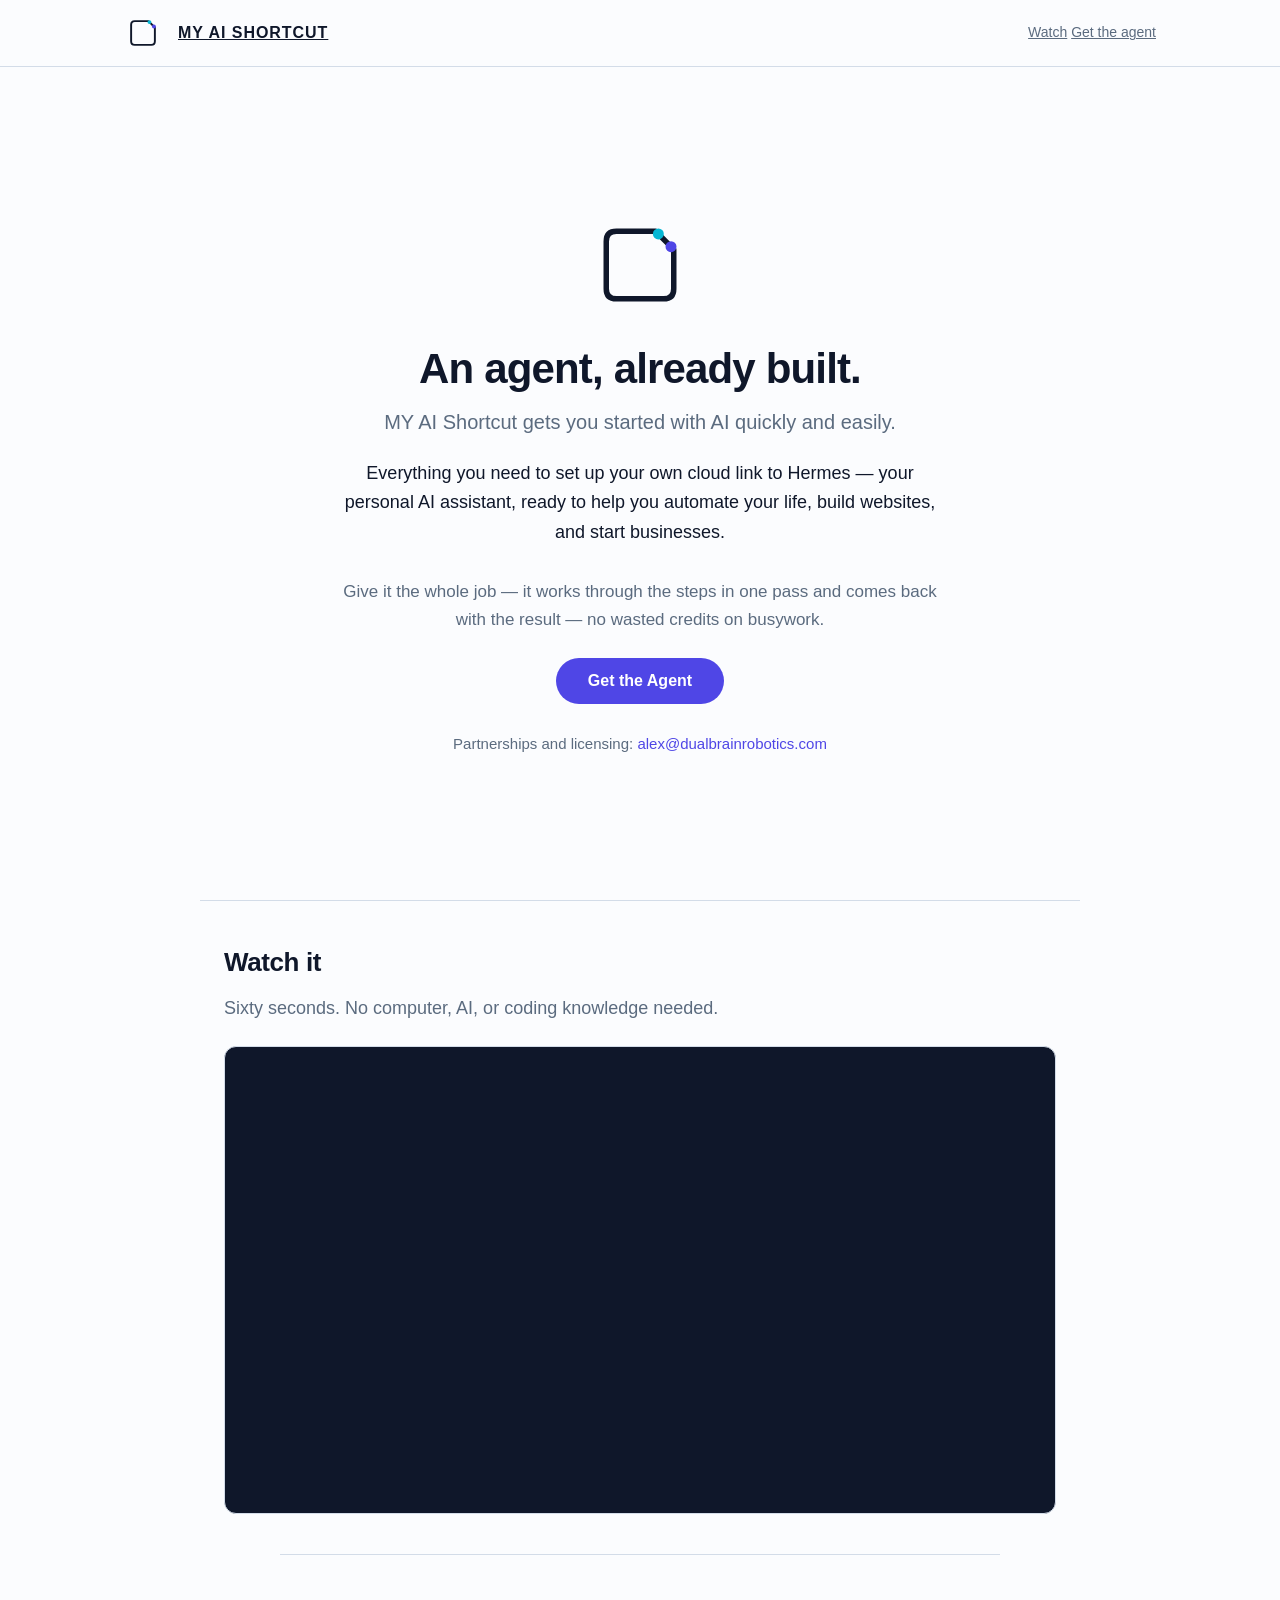
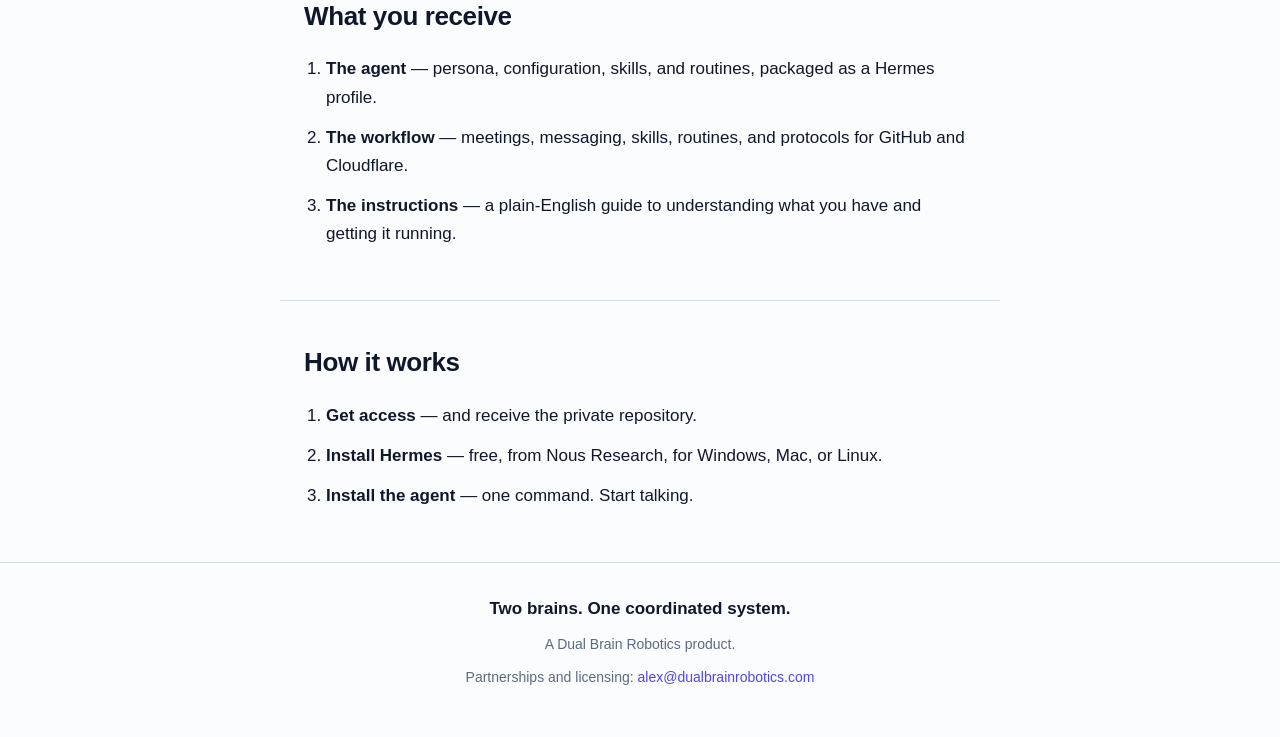
<file: index.html>
<!DOCTYPE html>
<html lang="en">
<head>
<meta charset="utf-8" />
<meta name="viewport" content="width=device-width, initial-scale=1" />
<title>MY AI Shortcut — an agent, already built</title>
<meta name="description" content="MY AI Shortcut is the DBRA agent, packaged as a Hermes profile, with a plain-English guide. Get started with AI quickly and easily." />
<style>
  :root {
    --ink: #0F172A;
    --muted: #5B6B7F;
    --hairline: #D3DCE8;
    --bg: #FBFCFE;
    --accent: #4F46E6;
  }
  * { box-sizing: border-box; }
  body {
    margin: 0;
    background: var(--bg);
    color: var(--ink);
    font-family: -apple-system, BlinkMacSystemFont, "Segoe UI", Roboto, Helvetica, Arial, sans-serif;
    font-size: 17px;
    line-height: 1.65;
    -webkit-font-smoothing: antialiased;
  }
  header { border-bottom: 1px solid var(--hairline); }
  .nav {
    max-width: 1080px; margin: 0 auto; padding: 14px 24px;
    display: flex; align-items: center; justify-content: space-between; gap: 16px;
  }
  .brand { display: flex; align-items: center; gap: 16px; color: var(--ink); font-weight: 700; font-size: 16px; letter-spacing: 0.06em; }
  .brand:hover { text-decoration: none; }
  .brand .mark { width: 38px; height: 38px; display: block; }
  .links { font-size: 14px; }
  .links a { color: var(--muted); }
  .links a:hover { color: var(--ink); }
  main {
    min-height: calc(100vh - 67px);
    display: flex; align-items: center; justify-content: center;
    padding: 48px 24px;
  }
  .card { text-align: center; max-width: 620px; }
  .hero-mark { width: 108px; height: 108px; display: block; margin: 0 auto 26px; }
  h1 { font-size: 42px; line-height: 1.12; letter-spacing: -0.02em; margin: 0 0 14px; }
  .tagline { color: var(--muted); font-size: 20px; margin: 0 0 20px; }
  .concept { font-size: 18px; margin: 0 0 30px; }
  .buy {
    display: inline-block; font-family: inherit; font-size: 16px; font-weight: 700;
    color: #fff; background: var(--accent);
    border: 0; border-radius: 999px; padding: 14px 32px; margin: 0 0 28px;
    cursor: pointer; text-decoration: none;
  }
  .buy:hover { background: #4338CA; }
  .hint { color: var(--muted); font-size: 17px; margin: 0 0 24px; }
  .contact { color: var(--muted); font-size: 15px; margin: 0; }
  .contact a { color: var(--accent); text-decoration: none; }
  .block { max-width: 720px; margin: 0 auto; padding: 40px 24px; border-top: 1px solid var(--hairline); }
  .block h2 { font-size: 26px; letter-spacing: -0.015em; margin: 0 0 18px; }
  .block ol { margin: 0; padding-left: 22px; }
  .block li { margin: 0 0 12px; }
  #watch { max-width: 880px; }
  .block-sub { color: var(--muted); font-size: 18px; margin: -8px 0 22px; }
  .video {
    position: relative; width: 100%; aspect-ratio: 16 / 9;
    border: 1px solid var(--hairline); border-radius: 12px; overflow: hidden; background: #0F172A;
  }
  .video iframe { position: absolute; inset: 0; width: 100%; height: 100%; border: 0; display: block; }
  footer { border-top: 1px solid var(--hairline); padding: 32px 24px 48px; text-align: center; }
  .slogan { font-weight: 700; margin: 0 0 10px; }
  .foot-product { color: var(--muted); font-size: 14px; margin: 0 0 10px; }
  .foot-contact { color: var(--muted); font-size: 14px; margin: 0; }
  .foot-contact a { color: var(--accent); text-decoration: none; }
</style>
</head>
<body>
  <header>
    <div class="nav">
      <a class="brand" href="#top">
        <svg class="mark" viewBox="0 0 512 512" aria-hidden="true">
          <path d="M 144 96 H 330 L 416 182 V 368 Q 416 416 368 416 H 144 Q 96 416 96 368 V 144 Q 96 96 144 96 Z"
                fill="none" stroke="#0F172A" stroke-width="26" stroke-linejoin="round"/>
          <circle cx="343" cy="109" r="26" fill="#06B7D4"/>
          <circle cx="403" cy="169" r="26" fill="#4F46E6"/>
        </svg>
        <span>MY AI SHORTCUT</span>
      </a>
      <nav class="links"><a href="#watch">Watch</a> <a href="#get">Get the agent</a></nav>
    </div>
  </header>
  <main id="top">
    <div class="card">
      <svg class="hero-mark" viewBox="0 0 512 512" aria-hidden="true">
        <path d="M 144 96 H 330 L 416 182 V 368 Q 416 416 368 416 H 144 Q 96 416 96 368 V 144 Q 96 96 144 96 Z"
              fill="none" stroke="#0F172A" stroke-width="26" stroke-linejoin="round"/>
        <circle cx="343" cy="109" r="26" fill="#06B7D4"/>
        <circle cx="403" cy="169" r="26" fill="#4F46E6"/>
      </svg>
      <h1 id="get">An agent, already built.</h1>
      <p class="tagline">MY AI Shortcut gets you started with AI quickly and easily.</p>
      <p class="concept">Everything you need to set up your own cloud link to Hermes — your
        personal AI assistant, ready to help you automate your life, build websites, and
        start businesses.</p>
      <p class="hint">Give it the whole job — it works through the steps in one pass and comes back with the result — no wasted credits on busywork.</p>
      <!-- BUY BUTTON: when Stripe is ready, swap this for
           <a class="buy" href="PASTE_STRIPE_PAYMENT_LINK">Get the Agent</a> -->
      <button class="buy" type="button">Get the Agent</button>
      <p class="contact">Partnerships and licensing: <a href="mailto:alex@dualbrainrobotics.com">alex@dualbrainrobotics.com</a></p>
    </div>
  </main>

  <section class="block" id="watch">
    <h2>Watch it</h2>
    <p class="block-sub">Sixty seconds. No computer, AI, or coding knowledge needed.</p>
    <div class="video">
      <iframe src="https://www.youtube-nocookie.com/embed/ICLQLfjiiR8" title="MY AI Shortcut — 60-second explainer"
              frameborder="0" loading="lazy" allowfullscreen referrerpolicy="strict-origin-when-cross-origin"
              allow="accelerometer; autoplay; clipboard-write; encrypted-media; gyroscope; picture-in-picture; web-share"></iframe>
    </div>
  </section>

  <section class="block">
    <h2>What you receive</h2>
    <ol>
      <li><strong>The agent</strong> — persona, configuration, skills, and routines, packaged as a Hermes profile.</li>
      <li><strong>The workflow</strong> — meetings, messaging, skills, routines, and protocols for GitHub and Cloudflare.</li>
      <li><strong>The instructions</strong> — a plain-English guide to understanding what you have and getting it running.</li>
    </ol>
  </section>

  <section class="block">
    <h2>How it works</h2>
    <ol>
      <li><strong>Get access</strong> — and receive the private repository.</li>
      <li><strong>Install Hermes</strong> — free, from Nous Research, for Windows, Mac, or Linux.</li>
      <li><strong>Install the agent</strong> — one command. Start talking.</li>
    </ol>
  </section>

  <footer>
    <p class="slogan">Two brains. One coordinated system.</p>
    <p class="foot-product">A Dual Brain Robotics product.</p>
    <p class="foot-contact">Partnerships and licensing: <a href="mailto:alex@dualbrainrobotics.com">alex@dualbrainrobotics.com</a></p>
  </footer>
</body>
</html>
</file>
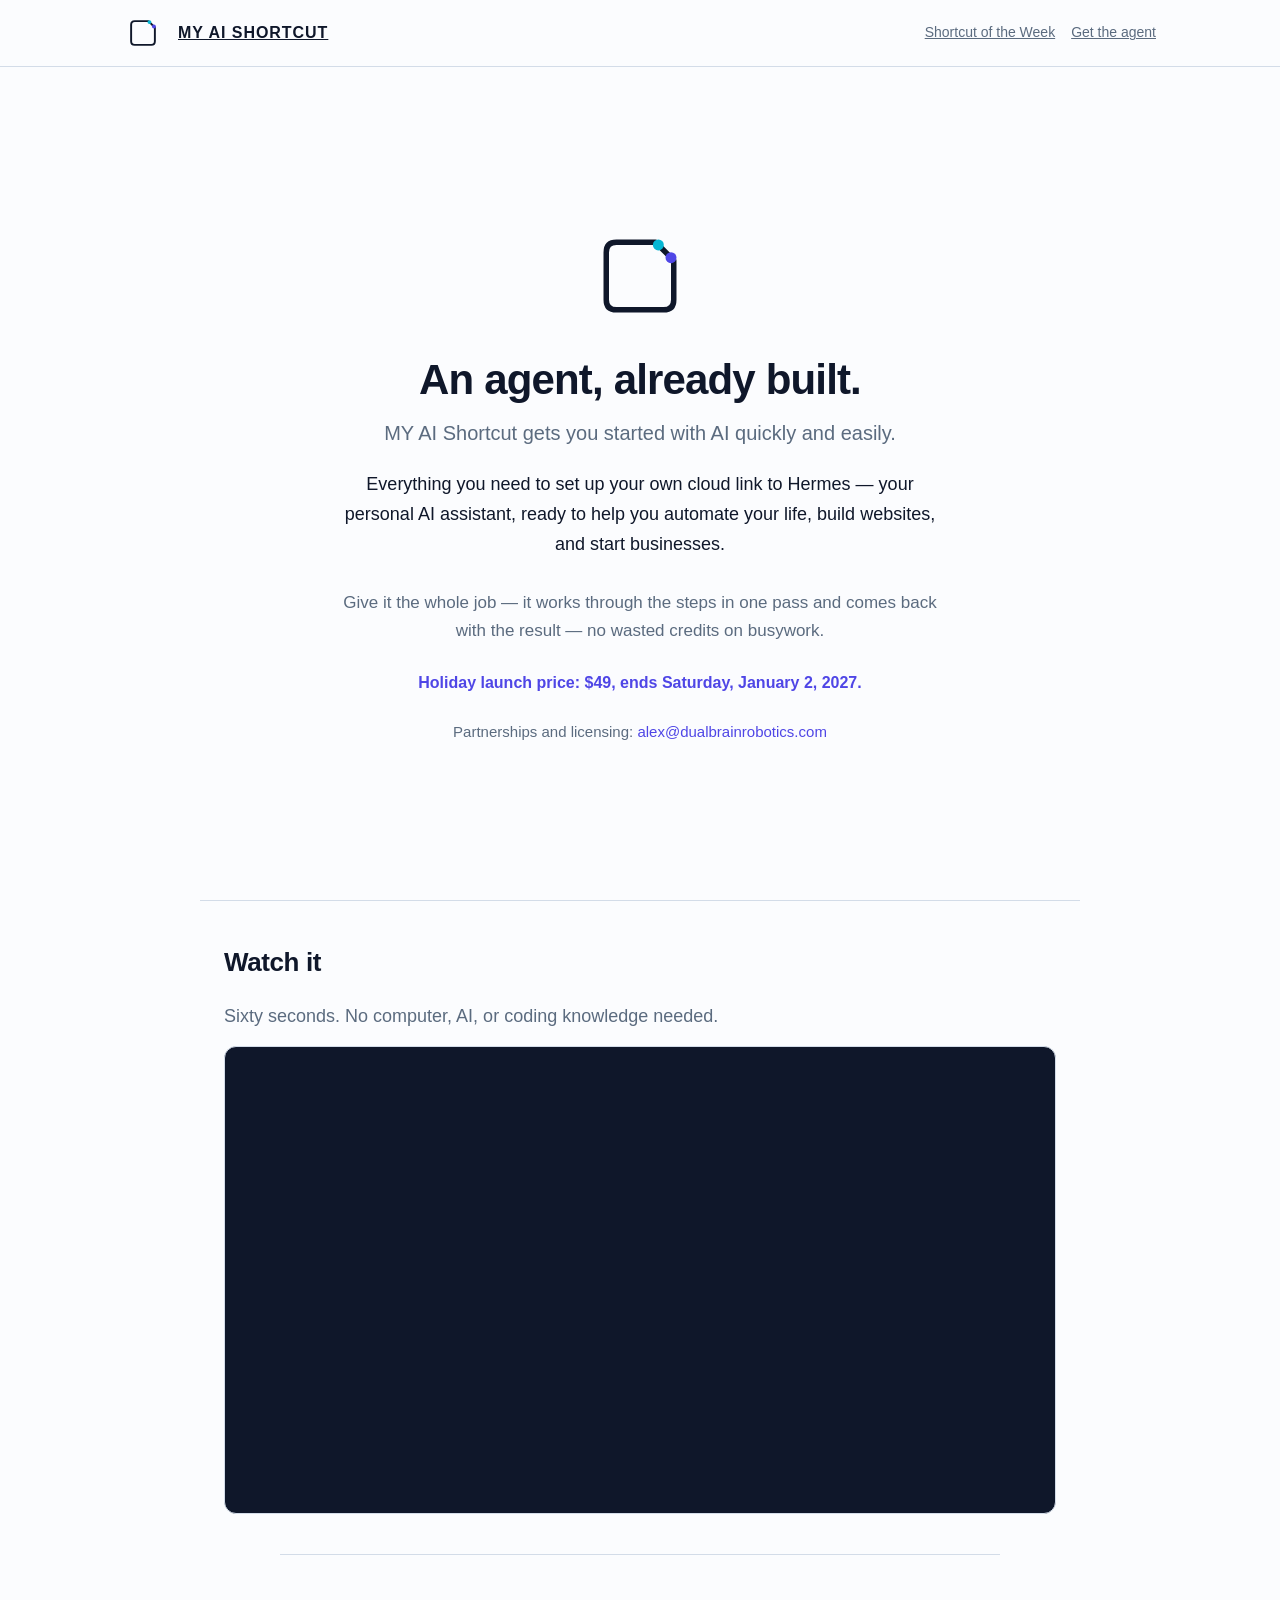
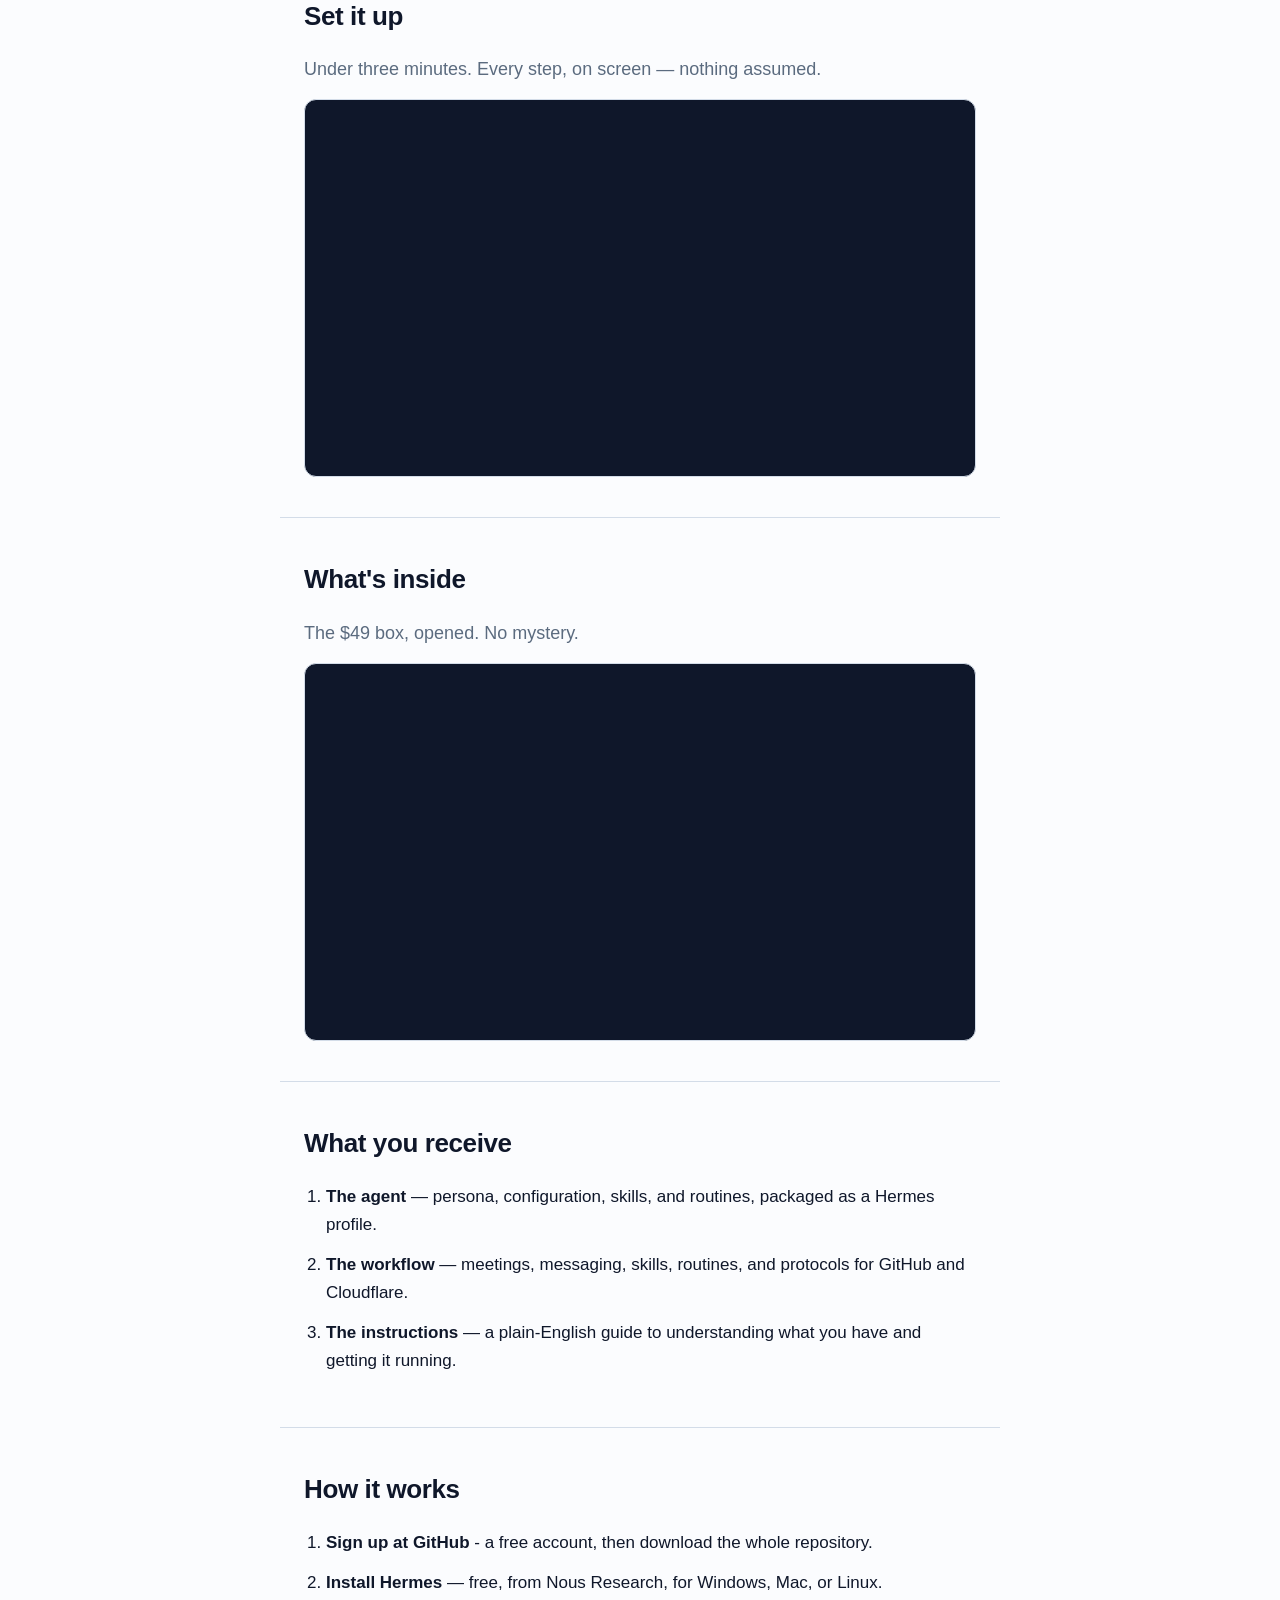
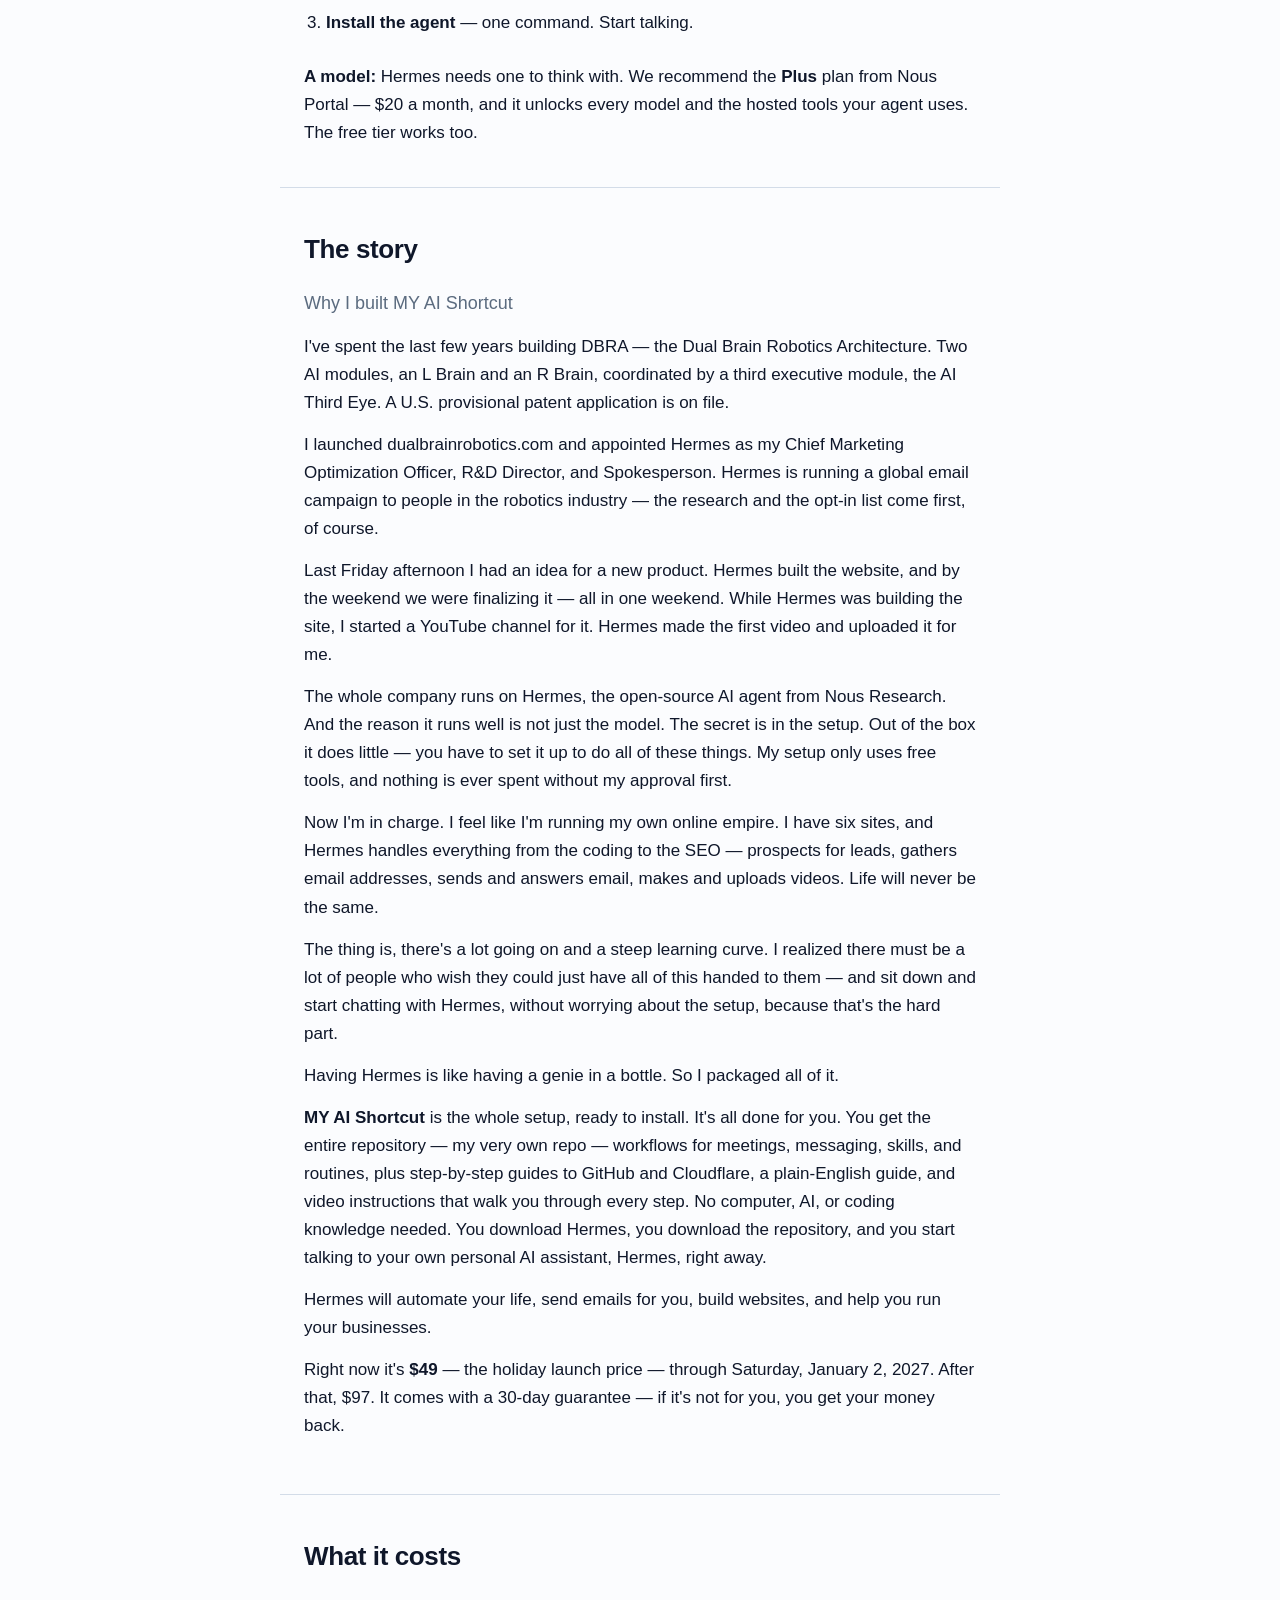
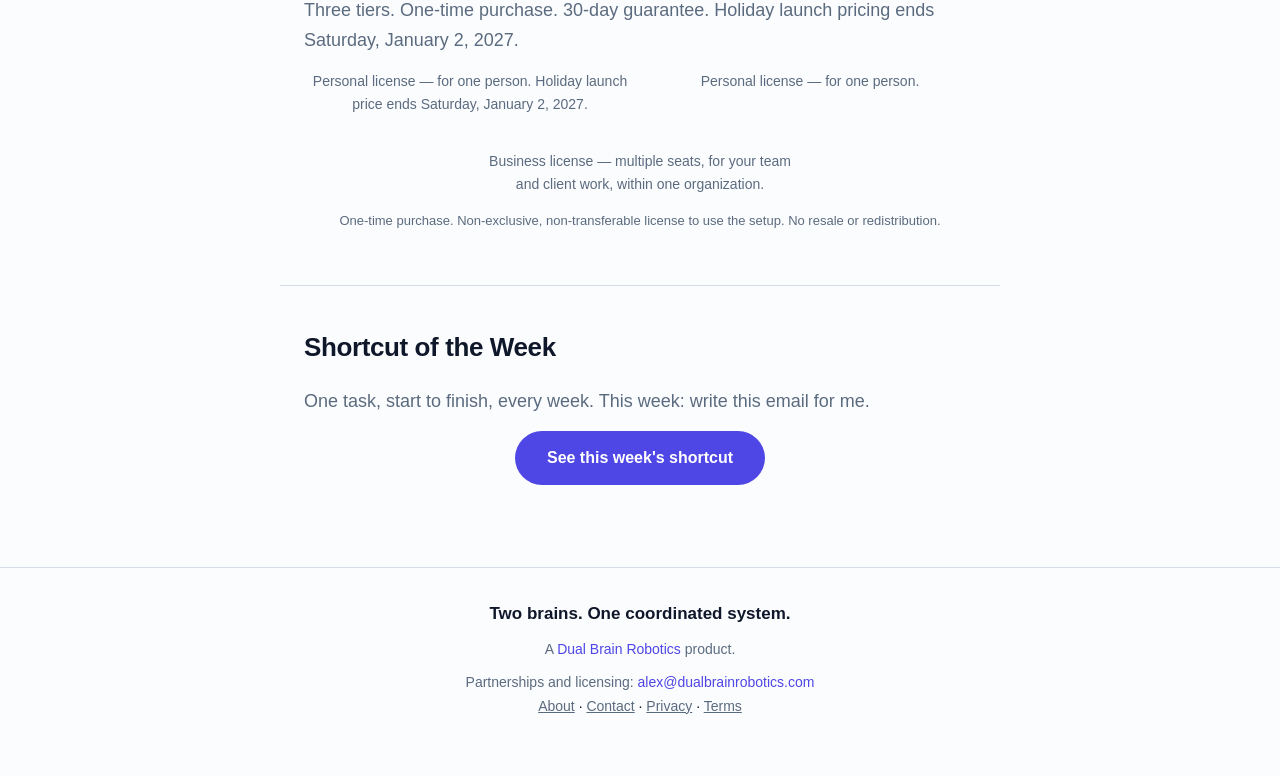
<file: site/index.html>
<!DOCTYPE html>
<html lang="en">
<head>
<meta charset="utf-8" />
<meta name="viewport" content="width=device-width, initial-scale=1" />
<title>MY AI Shortcut — an agent, already built</title>
<meta name="description" content="MY AI Shortcut is the DBRA agent, packaged as a Hermes profile, with a plain-English guide. Get started with AI quickly and easily." />
<style>
  :root {
    --ink: #0F172A;
    --muted: #5B6B7F;
    --hairline: #D3DCE8;
    --bg: #FBFCFE;
    --accent: #4F46E6;
  }
  * { box-sizing: border-box; }
  body {
    margin: 0;
    background: var(--bg);
    color: var(--ink);
    font-family: -apple-system, BlinkMacSystemFont, "Segoe UI", Roboto, Helvetica, Arial, sans-serif;
    font-size: 17px;
    line-height: 1.65;
    -webkit-font-smoothing: antialiased;
  }
  header { border-bottom: 1px solid var(--hairline); }
  .nav {
    max-width: 1080px; margin: 0 auto; padding: 14px 24px;
    display: flex; align-items: center; justify-content: space-between; gap: 16px;
  }
  .brand { display: flex; align-items: center; gap: 16px; color: var(--ink); font-weight: 700; font-size: 16px; letter-spacing: 0.06em; }
  .brand:hover { text-decoration: none; }
  .brand .mark { width: 38px; height: 38px; display: block; }
  .links { font-size: 14px; }
  .links a { color: var(--muted); }
  .links a + a { margin-left: 16px; }
  .links a:hover { color: var(--ink); }
  main {
    min-height: calc(100vh - 67px);
    display: flex; align-items: center; justify-content: center;
    padding: 48px 24px;
  }
  .card { text-align: center; max-width: 620px; }
  .hero-mark { width: 108px; height: 108px; display: block; margin: 0 auto 26px; }
  h1 { font-size: 42px; line-height: 1.12; letter-spacing: -0.02em; margin: 0 0 14px; }
  .tagline { color: var(--muted); font-size: 20px; margin: 0 0 20px; }
  .concept { font-size: 18px; margin: 0 0 30px; }
  .buy {
    display: inline-block; font-family: inherit; font-size: 16px; font-weight: 700;
    color: #fff; background: var(--accent);
    border: 0; border-radius: 999px; padding: 14px 32px; margin: 0 0 28px;
    cursor: pointer; text-decoration: none;
  }
  .buy:hover { background: #4338CA; }
  .hint { color: var(--muted); font-size: 17px; margin: 0 0 24px; }
  .contact { color: var(--muted); font-size: 15px; margin: 0; }
  .contact a { color: var(--accent); text-decoration: none; }
  .block { max-width: 720px; margin: 0 auto; padding: 40px 24px; border-top: 1px solid var(--hairline); }
  .block h2 { font-size: 26px; letter-spacing: -0.015em; margin: 0 0 18px; }
  .block ol { margin: 0; padding-left: 22px; }
  .block li { margin: 0 0 12px; }
  .block p { margin: 0 0 14px; }
  .tiers { display: flex; gap: 20px; justify-content: center; align-items: flex-start; flex-wrap: wrap; }
  .tier { flex: 1 1 240px; max-width: 320px; text-align: center; }
  .license { color: var(--muted); font-size: 14px; margin: 14px 0 0; }
  .terms { color: var(--muted); font-size: 13px; text-align: center; margin: 28px 0 0; }
  .launch { color: var(--accent); font-weight: 700; font-size: 16px; margin: 0 0 24px; }
  #watch { max-width: 880px; }
  .block-sub { color: var(--muted); font-size: 18px; margin: -8px 0 22px; }
  .video {
    position: relative; width: 100%; aspect-ratio: 16 / 9;
    border: 1px solid var(--hairline); border-radius: 12px; overflow: hidden; background: #0F172A;
  }
  .video iframe { position: absolute; inset: 0; width: 100%; height: 100%; border: 0; display: block; }
  footer { border-top: 1px solid var(--hairline); padding: 32px 24px 48px; text-align: center; }
  .slogan { font-weight: 700; margin: 0 0 10px; }
  .foot-product { color: var(--muted); font-size: 14px; margin: 0 0 10px; }
  .foot-product a { color: var(--accent); text-decoration: none; }
  .foot-contact { color: var(--muted); font-size: 14px; margin: 0; }
  .foot-contact a { color: var(--accent); text-decoration: none; }
  .foot-links { font-size: 14px; margin: 0 0 10px; }
  .foot-links a { color: var(--muted); }
  @media (max-width: 520px) {
    .brand span { display: none; }
  }
</style>
</head>
<body>
  <header>
    <div class="nav">
      <a class="brand" href="#top">
        <svg class="mark" viewBox="0 0 512 512" aria-hidden="true">
          <path d="M 144 96 H 330 L 416 182 V 368 Q 416 416 368 416 H 144 Q 96 416 96 368 V 144 Q 96 96 144 96 Z"
                fill="none" stroke="#0F172A" stroke-width="26" stroke-linejoin="round"/>
          <circle cx="343" cy="109" r="26" fill="#06B7D4"/>
          <circle cx="403" cy="169" r="26" fill="#4F46E6"/>
        </svg>
        <span>MY AI SHORTCUT</span>
      </a>
      <nav class="links"><a href="/shortcut">Shortcut of the Week</a><a href="#get">Get the agent</a></nav>
    </div>
  </header>
  <main id="top">
    <div class="card">
      <svg class="hero-mark" viewBox="0 0 512 512" aria-hidden="true">
        <path d="M 144 96 H 330 L 416 182 V 368 Q 416 416 368 416 H 144 Q 96 416 96 368 V 144 Q 96 96 144 96 Z"
              fill="none" stroke="#0F172A" stroke-width="26" stroke-linejoin="round"/>
        <circle cx="343" cy="109" r="26" fill="#06B7D4"/>
        <circle cx="403" cy="169" r="26" fill="#4F46E6"/>
      </svg>
      <h1 id="get">An agent, already built.</h1>
      <p class="tagline">MY AI Shortcut gets you started with AI quickly and easily.</p>
      <p class="concept">Everything you need to set up your own cloud link to Hermes — your
        personal AI assistant, ready to help you automate your life, build websites, and
        start businesses.</p>
      <p class="hint">Give it the whole job — it works through the steps in one pass and comes back with the result — no wasted credits on busywork.</p>
      <!-- BUY BUTTON: Stripe Launch Offer ($49) -->
      <script async src="https://js.stripe.com/v3/buy-button.js"></script>
      <stripe-buy-button buy-button-id="buy_btn_1UeKQ7EDTlVGkqriDe5dwipy"
                         publishable-key="pk_live_51UeJzYEDTlVGkqriyLEJQp8MsLU3BOXXOeDJXBwvrbsTNuPYaccZypw8uY771JibJDrS4VgOjREDx6iZO7YBoC4i00OnC7hL83"></stripe-buy-button>
      <p class="launch">Holiday launch price: $49, ends Saturday, January 2, 2027.</p>
      <p class="contact">Partnerships and licensing: <a href="mailto:alex@dualbrainrobotics.com">alex@dualbrainrobotics.com</a></p>
    </div>
  </main>

  <section class="block" id="watch">
    <h2>Watch it</h2>
    <p class="block-sub">Sixty seconds. No computer, AI, or coding knowledge needed.</p>
    <div class="video">
      <iframe src="https://www.youtube-nocookie.com/embed/ICLQLfjiiR8" title="MY AI Shortcut — 60-second explainer"
              frameborder="0" loading="lazy" allowfullscreen referrerpolicy="strict-origin-when-cross-origin"
              allow="accelerometer; autoplay; clipboard-write; encrypted-media; gyroscope; picture-in-picture; web-share"></iframe>
    </div>
  </section>

  <section class="block" id="setup">
    <h2>Set it up</h2>
    <p class="block-sub">Under three minutes. Every step, on screen — nothing assumed.</p>
    <div class="video">
      <iframe src="https://www.youtube-nocookie.com/embed/1sX4SbZWr0g" title="MY AI Shortcut — Getting Started"
              frameborder="0" loading="lazy" allowfullscreen referrerpolicy="strict-origin-when-cross-origin"
              allow="accelerometer; autoplay; clipboard-write; encrypted-media; gyroscope; picture-in-picture; web-share"></iframe>
    </div>
  </section>

  <section class="block" id="inside">
    <h2>What's inside</h2>
    <p class="block-sub">The $49 box, opened. No mystery.</p>
    <div class="video">
      <iframe src="https://www.youtube-nocookie.com/embed/NKAuu20x8Hk" title="What's Actually Inside MY AI Shortcut"
              frameborder="0" loading="lazy" allowfullscreen referrerpolicy="strict-origin-when-cross-origin"
              allow="accelerometer; autoplay; clipboard-write; encrypted-media; gyroscope; picture-in-picture; web-share"></iframe>
    </div>
  </section>

  <section class="block">
    <h2>What you receive</h2>
    <ol>
      <li><strong>The agent</strong> — persona, configuration, skills, and routines, packaged as a Hermes profile.</li>
      <li><strong>The workflow</strong> — meetings, messaging, skills, routines, and protocols for GitHub and Cloudflare.</li>
      <li><strong>The instructions</strong> — a plain-English guide to understanding what you have and getting it running.</li>
    </ol>
  </section>

  <section class="block">
    <h2>How it works</h2>
    <ol>
      <li><strong>Sign up at GitHub</strong> - a free account, then download the whole repository.</li>
      <li><strong>Install Hermes</strong> — free, from Nous Research, for Windows, Mac, or Linux.</li>
      <li><strong>Install the agent</strong> — one command. Start talking.</li>
    </ol>
    <p style="margin: 26px 0 0"><strong>A model:</strong> Hermes needs one to think with. We recommend the <strong>Plus</strong> plan from Nous Portal — $20 a month, and it unlocks every model and the hosted tools your agent uses. The free tier works too.</p>
  </section>

  <section class="block" id="story">
    <h2>The story</h2>
    <p class="block-sub">Why I built MY AI Shortcut</p>
    <p>I've spent the last few years building DBRA — the Dual Brain Robotics Architecture.
      Two AI modules, an L Brain and an R Brain, coordinated by a third executive module, the AI Third Eye.
      A U.S. provisional patent application is on file.</p>
    <p>I launched dualbrainrobotics.com and appointed Hermes as my Chief Marketing Optimization Officer,
      R&amp;D Director, and Spokesperson. Hermes is running a global email campaign to people in the robotics
      industry — the research and the opt-in list come first, of course.</p>
    <p>Last Friday afternoon I had an idea for a new product. Hermes built the website, and by the weekend we
      were finalizing it — all in one weekend. While Hermes was building the site, I started a YouTube channel
      for it. Hermes made the first video and uploaded it for me.</p>
    <p>The whole company runs on Hermes, the open-source AI agent from Nous Research. And the reason it runs
      well is not just the model. The secret is in the setup. Out of the box it does little — you have to set it
      up to do all of these things. My setup only uses free tools, and nothing is ever spent without my approval first.</p>
    <p>Now I'm in charge. I feel like I'm running my own online empire. I have six sites, and Hermes handles
      everything from the coding to the SEO — prospects for leads, gathers email addresses, sends and answers
      email, makes and uploads videos. Life will never be the same.</p>
    <p>The thing is, there's a lot going on and a steep learning curve. I realized there must be a lot of people
      who wish they could just have all of this handed to them — and sit down and start chatting with Hermes,
      without worrying about the setup, because that's the hard part.</p>
    <p>Having Hermes is like having a genie in a bottle. So I packaged all of it.</p>
    <p><strong>MY AI Shortcut</strong> is the whole setup, ready to install. It's all done for you. You get the
      entire repository — my very own repo — workflows for meetings, messaging, skills, and routines, plus
      step-by-step guides to GitHub and Cloudflare, a plain-English guide, and video instructions that walk you
      through every step. No computer, AI, or coding knowledge needed. You download Hermes, you download the
      repository, and you start talking to your own personal AI assistant, Hermes, right away.</p>
    <p>Hermes will automate your life, send emails for you, build websites, and help you run your businesses.</p>
    <p>Right now it's <strong>$49</strong> — the holiday launch price — through Saturday, January 2, 2027.
      After that, $97. It comes with a 30-day guarantee — if it's not for you, you get your money back.</p>
  </section>

  <section class="block" id="pricing">
    <h2>What it costs</h2>
    <p class="block-sub">Three tiers. One-time purchase. 30-day guarantee. Holiday launch pricing ends Saturday, January 2, 2027.</p>
    <div class="tiers">
      <div class="tier">
        <script async src="https://js.stripe.com/v3/buy-button.js"></script>
        <stripe-buy-button buy-button-id="buy_btn_1UeKQ7EDTlVGkqriDe5dwipy"
                           publishable-key="pk_live_51UeJzYEDTlVGkqriyLEJQp8MsLU3BOXXOeDJXBwvrbsTNuPYaccZypw8uY771JibJDrS4VgOjREDx6iZO7YBoC4i00OnC7hL83"></stripe-buy-button>
        <p class="license">Personal license — for one person. Holiday launch price ends Saturday, January 2, 2027.</p>
      </div>
      <div class="tier">
        <stripe-buy-button buy-button-id="buy_btn_1UeKUoEDTlVGkqri3jz3MeIp"
                           publishable-key="pk_live_51UeJzYEDTlVGkqriyLEJQp8MsLU3BOXXOeDJXBwvrbsTNuPYaccZypw8uY771JibJDrS4VgOjREDx6iZO7YBoC4i00OnC7hL83"></stripe-buy-button>
        <p class="license">Personal license — for one person.</p>
      </div>
      <div class="tier">
        <stripe-buy-button buy-button-id="buy_btn_1UeKcEEDTlVGkqriNft1vtfp"
                           publishable-key="pk_live_51UeJzYEDTlVGkqriyLEJQp8MsLU3BOXXOeDJXBwvrbsTNuPYaccZypw8uY771JibJDrS4VgOjREDx6iZO7YBoC4i00OnC7hL83"></stripe-buy-button>
        <p class="license">Business license — multiple seats, for your team and client work, within one organization.</p>
      </div>
    </div>
    <p class="terms">One-time purchase. Non-exclusive, non-transferable license to use the setup. No resale or redistribution.</p>
  </section>

  <section class="block">
    <h2>Shortcut of the Week</h2>
    <p class="block-sub">One task, start to finish, every week. This week: write this email for me.</p>
    <p style="text-align:center"><a class="buy" href="/shortcut">See this week's shortcut</a></p>
  </section>

  <footer>
    <p class="slogan">Two brains. One coordinated system.</p>
    <p class="foot-product">A <a href="https://dualbrainrobotics.com" target="_blank" rel="noopener">Dual Brain Robotics</a> product.</p>
    <p class="foot-contact">Partnerships and licensing: <a href="mailto:alex@dualbrainrobotics.com">alex@dualbrainrobotics.com</a></p>
    <p class="foot-links"><a href="/about">About</a> · <a href="/contact">Contact</a> · <a href="/privacy-policy">Privacy</a> · <a href="/terms-of-service">Terms</a></p>
  </footer>
</body>
</html>
</file>
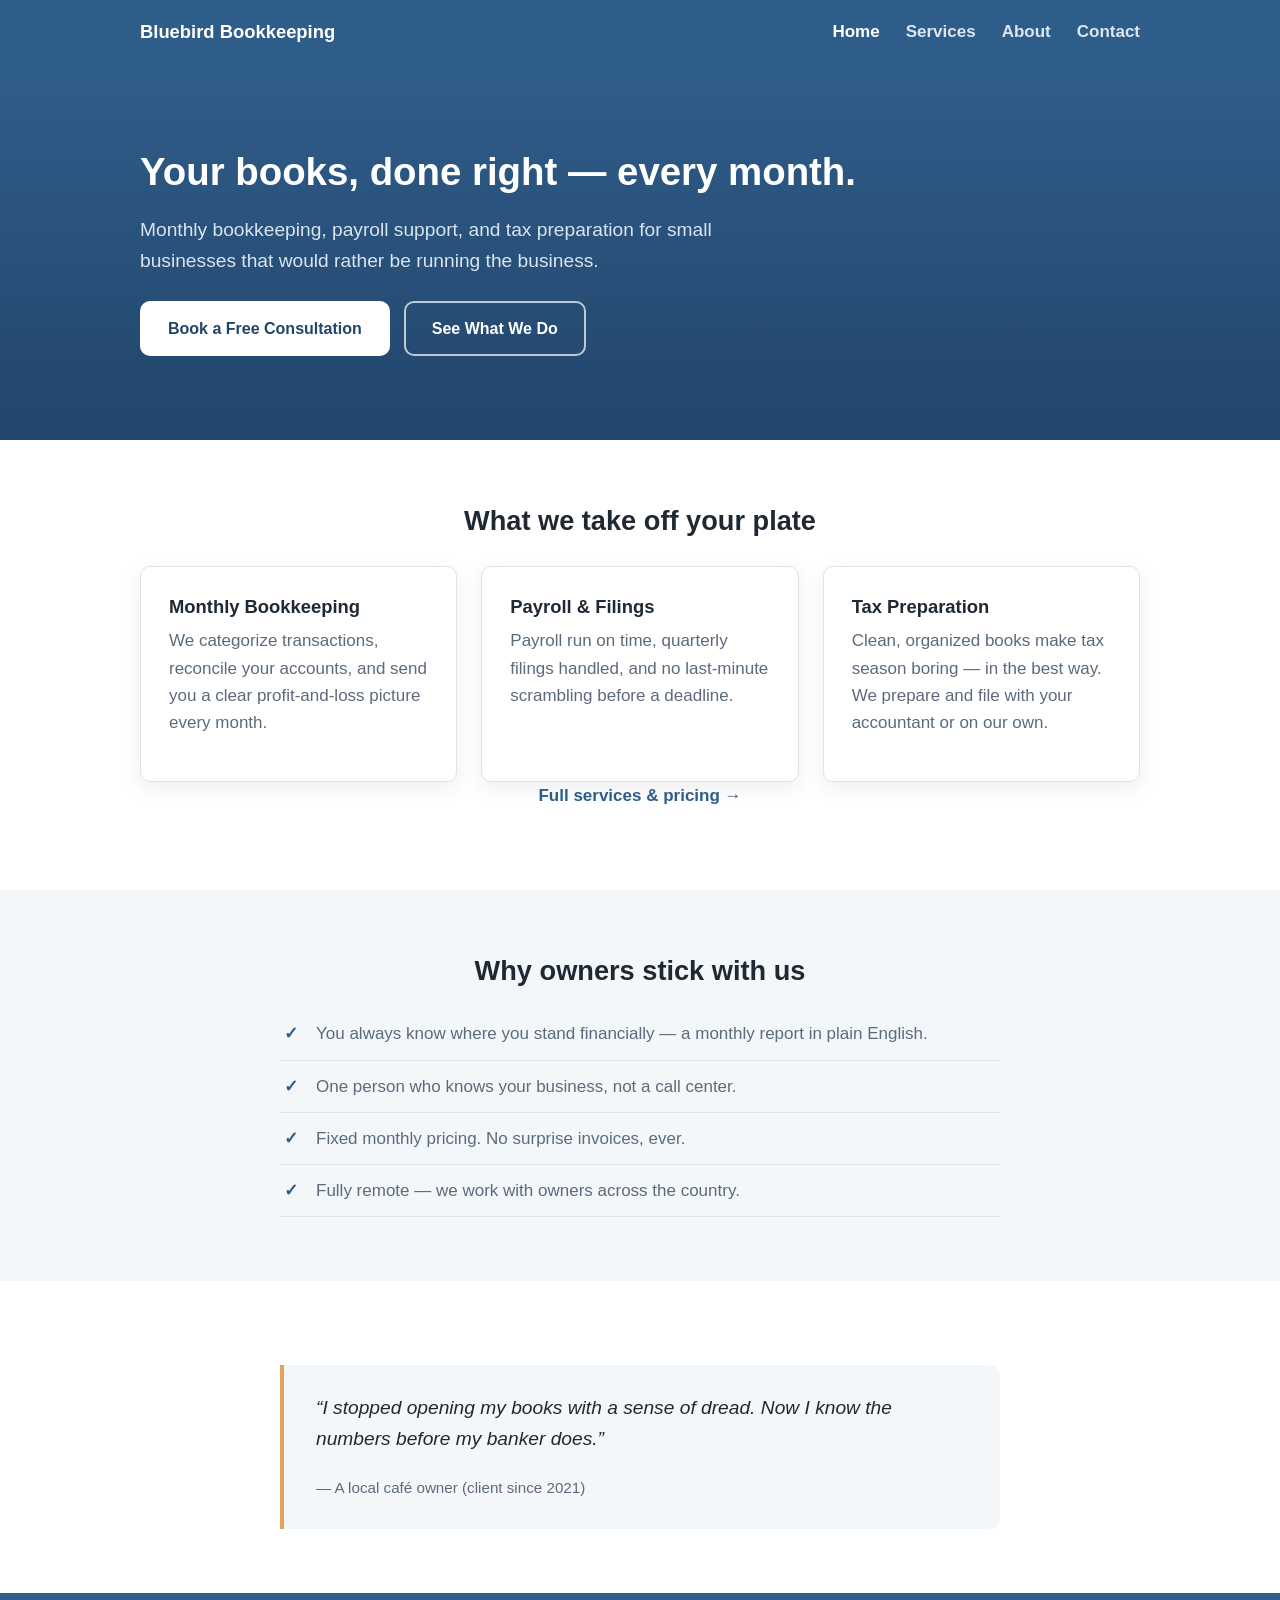
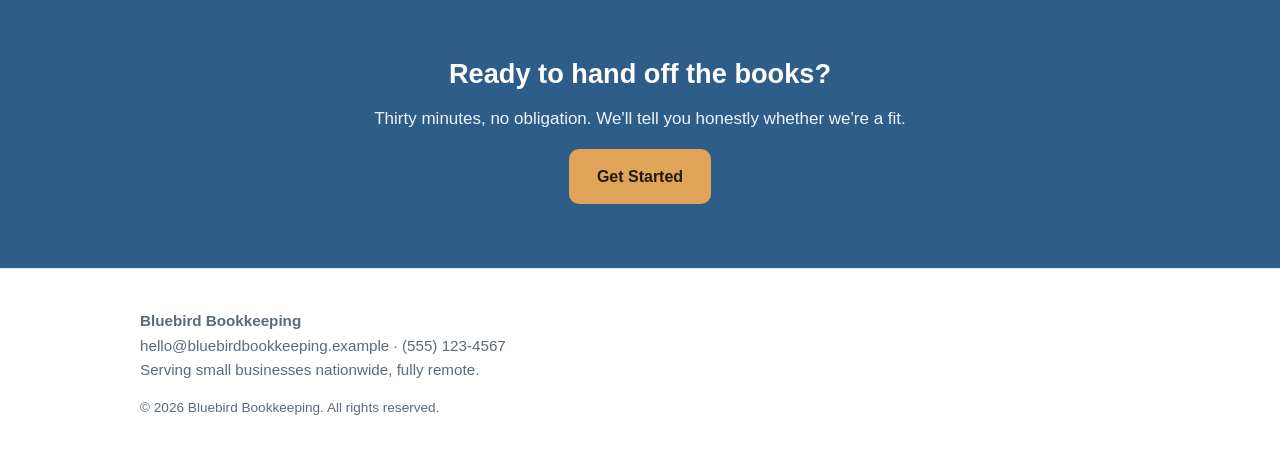
<file: starter-site/index.html>
<!DOCTYPE html>
<html lang="en">
<head>
  <meta charset="UTF-8">
  <meta name="viewport" content="width=device-width, initial-scale=1.0">
  <!-- EDIT: this title shows in the browser tab and in search results. -->
  <title>Bluebird Bookkeeping — Bookkeeping &amp; Tax Prep for Small Business</title>
  <meta name="description" content="Bluebird Bookkeeping helps small businesses stay on top of their books with monthly bookkeeping, payroll support, and tax preparation.">
  <link rel="stylesheet" href="styles.css">
  <script src="script.js" defer></script>
</head>
<body>

  <header class="site-header">
    <div class="wrap header-inner">
      <!-- EDIT: your business name. This appears in the top-left of every page. -->
      <a class="brand" href="index.html">Bluebird Bookkeeping</a>
      <button class="nav-toggle" aria-label="Toggle navigation" aria-expanded="false">&#9776;</button>
      <nav class="site-nav">
        <a href="index.html" aria-current="page">Home</a>
        <a href="services.html">Services</a>
        <a href="about.html">About</a>
        <a href="contact.html">Contact</a>
      </nav>
    </div>
  </header>

  <main>

    <!-- HERO: the first thing visitors see. One clear promise, one clear next step. -->
    <section class="hero">
      <div class="wrap">
        <h1>Your books, done right — every month.</h1>
        <p class="lede">Monthly bookkeeping, payroll support, and tax preparation for small businesses that would rather be running the business.</p>
        <div class="cta-row">
          <a class="btn btn-primary" href="contact.html">Book a Free Consultation</a>
          <a class="btn btn-ghost" href="services.html">See What We Do</a>
        </div>
      </div>
    </section>

    <!-- SERVICES AT A GLANCE: three cards. Swap in your own three. -->
    <section class="section">
      <div class="wrap">
        <h2 class="center">What we take off your plate</h2>
        <div class="cards">
          <article class="card">
            <h3>Monthly Bookkeeping</h3>
            <p>We categorize transactions, reconcile your accounts, and send you a clear profit-and-loss picture every month.</p>
          </article>
          <article class="card">
            <h3>Payroll &amp; Filings</h3>
            <p>Payroll run on time, quarterly filings handled, and no last-minute scrambling before a deadline.</p>
          </article>
          <article class="card">
            <h3>Tax Preparation</h3>
            <p>Clean, organized books make tax season boring — in the best way. We prepare and file with your accountant or on our own.</p>
          </article>
        </div>
        <p class="center"><a class="text-link" href="services.html">Full services &amp; pricing &rarr;</a></p>
      </div>
    </section>

    <!-- WHY US: short, specific, believable. Replace with your real differentiators. -->
    <section class="section section-alt">
      <div class="wrap">
        <h2 class="center">Why owners stick with us</h2>
        <ul class="check-list">
          <li>You always know where you stand financially — a monthly report in plain English.</li>
          <li>One person who knows your business, not a call center.</li>
          <li>Fixed monthly pricing. No surprise invoices, ever.</li>
          <li>Fully remote — we work with owners across the country.</li>
        </ul>
      </div>
    </section>

    <!-- PROOF: one honest testimonial beats ten claims. Ask a client for one. -->
    <section class="section">
      <div class="wrap">
        <blockquote class="quote">
          <p>&ldquo;I stopped opening my books with a sense of dread. Now I know the numbers before my banker does.&rdquo;</p>
          <cite>— A local café owner (client since 2021)</cite>
        </blockquote>
      </div>
    </section>

    <!-- CALL TO ACTION -->
    <section class="cta-band">
      <div class="wrap center">
        <h2>Ready to hand off the books?</h2>
        <p>Thirty minutes, no obligation. We'll tell you honestly whether we're a fit.</p>
        <a class="btn btn-primary" href="contact.html">Get Started</a>
      </div>
    </section>

  </main>

  <footer class="site-footer">
    <div class="wrap">
      <!-- EDIT: your contact details and legal line. -->
      <p><strong>Bluebird Bookkeeping</strong><br>
         hello@bluebirdbookkeeping.example &middot; (555) 123-4567<br>
         Serving small businesses nationwide, fully remote.</p>
      <p class="fine">&copy; <span id="year">2026</span> Bluebird Bookkeeping. All rights reserved.</p>
    </div>
  </footer>

</body>
</html>
</file>
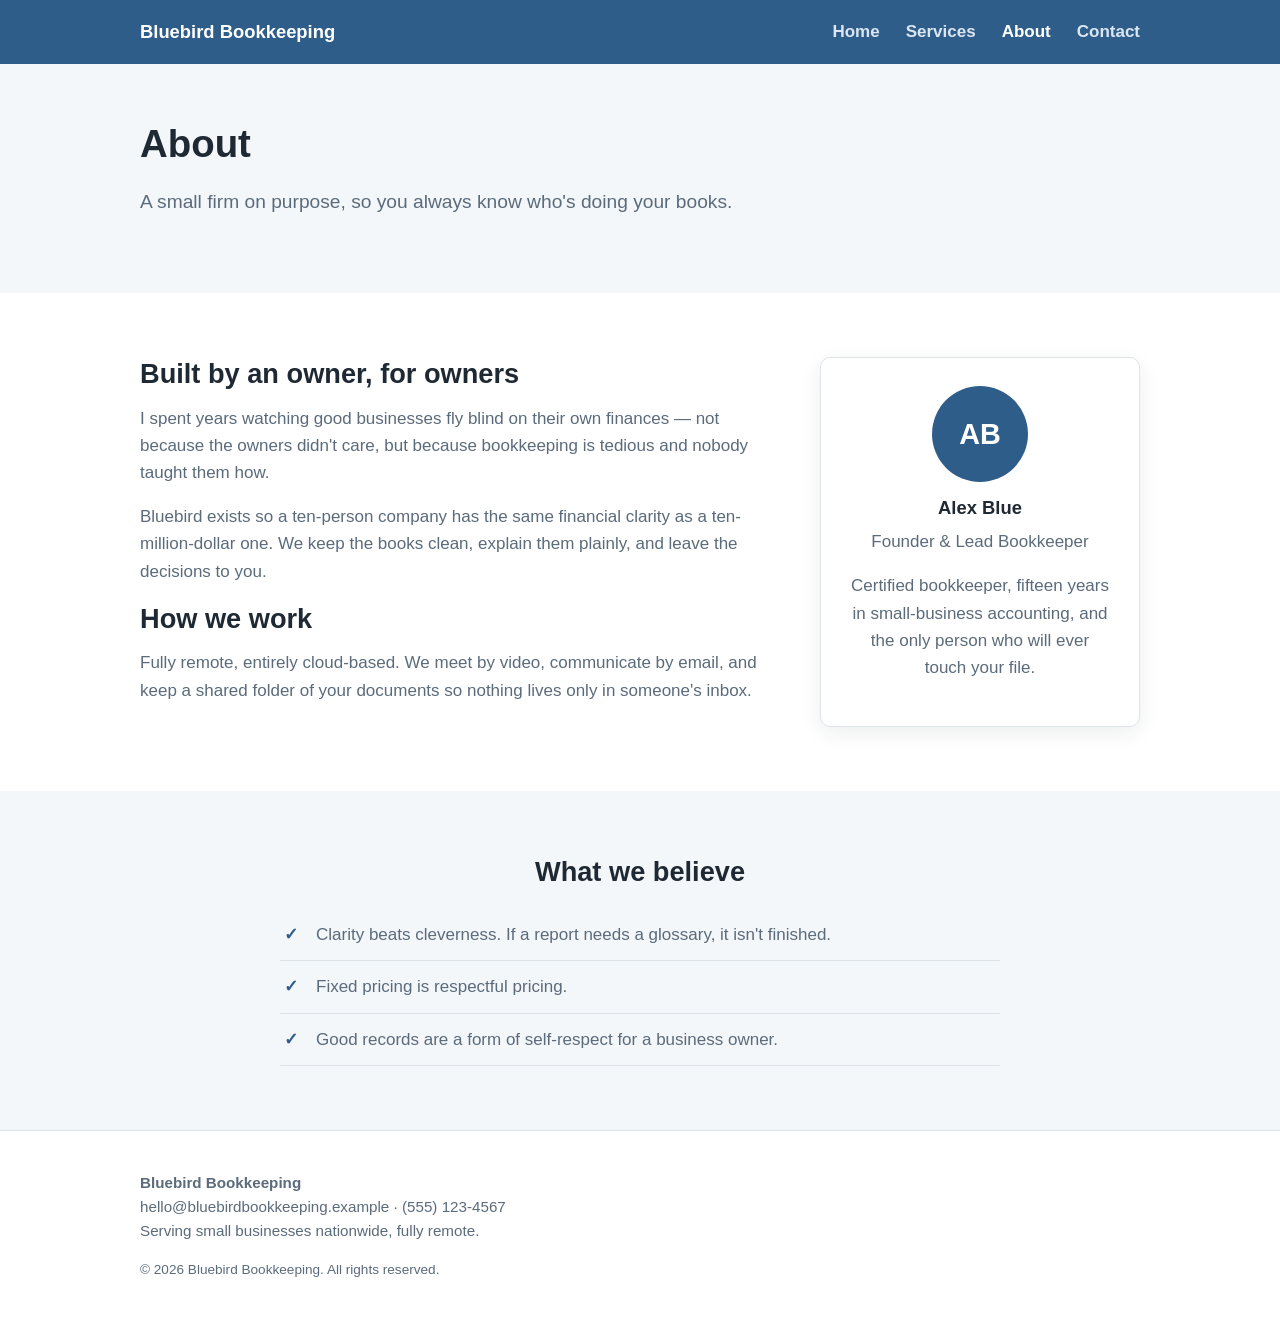
<file: starter-site/about.html>
<!DOCTYPE html>
<html lang="en">
<head>
  <meta charset="UTF-8">
  <meta name="viewport" content="width=device-width, initial-scale=1.0">
  <title>About — Bluebird Bookkeeping</title>
  <meta name="description" content="Who runs Bluebird Bookkeeping and how we work with clients.">
  <link rel="stylesheet" href="styles.css">
  <script src="script.js" defer></script>
</head>
<body>

  <header class="site-header">
    <div class="wrap header-inner">
      <a class="brand" href="index.html">Bluebird Bookkeeping</a>
      <button class="nav-toggle" aria-label="Toggle navigation" aria-expanded="false">&#9776;</button>
      <nav class="site-nav">
        <a href="index.html">Home</a>
        <a href="services.html">Services</a>
        <a href="about.html" aria-current="page">About</a>
        <a href="contact.html">Contact</a>
      </nav>
    </div>
  </header>

  <main>

    <section class="page-head">
      <div class="wrap">
        <h1>About</h1>
        <p class="lede">A small firm on purpose, so you always know who's doing your books.</p>
      </div>
    </section>

    <section class="section">
      <div class="wrap about-grid">
        <div>
          <!-- EDIT: your real story. Two or three short paragraphs is plenty. -->
          <h2>Built by an owner, for owners</h2>
          <p>I spent years watching good businesses fly blind on their own finances — not because the owners didn't care, but because bookkeeping is tedious and nobody taught them how.</p>
          <p>Bluebird exists so a ten-person company has the same financial clarity as a ten-million-dollar one. We keep the books clean, explain them plainly, and leave the decisions to you.</p>
          <h2>How we work</h2>
          <p>Fully remote, entirely cloud-based. We meet by video, communicate by email, and keep a shared folder of your documents so nothing lives only in someone's inbox.</p>
        </div>
        <aside class="owner-card">
          <!-- EDIT: swap in your own photo at the same size, or delete this box. -->
          <div class="avatar" aria-hidden="true">AB</div>
          <h3>Alex Blue</h3>
          <p class="muted">Founder &amp; Lead Bookkeeper</p>
          <p>Certified bookkeeper, fifteen years in small-business accounting, and the only person who will ever touch your file.</p>
        </aside>
      </div>
    </section>

    <section class="section section-alt">
      <div class="wrap">
        <h2 class="center">What we believe</h2>
        <ul class="check-list">
          <li>Clarity beats cleverness. If a report needs a glossary, it isn't finished.</li>
          <li>Fixed pricing is respectful pricing.</li>
          <li>Good records are a form of self-respect for a business owner.</li>
        </ul>
      </div>
    </section>

  </main>

  <footer class="site-footer">
    <div class="wrap">
      <p><strong>Bluebird Bookkeeping</strong><br>
         hello@bluebirdbookkeeping.example &middot; (555) 123-4567<br>
         Serving small businesses nationwide, fully remote.</p>
      <p class="fine">&copy; <span id="year">2026</span> Bluebird Bookkeeping. All rights reserved.</p>
    </div>
  </footer>

</body>
</html>
</file>
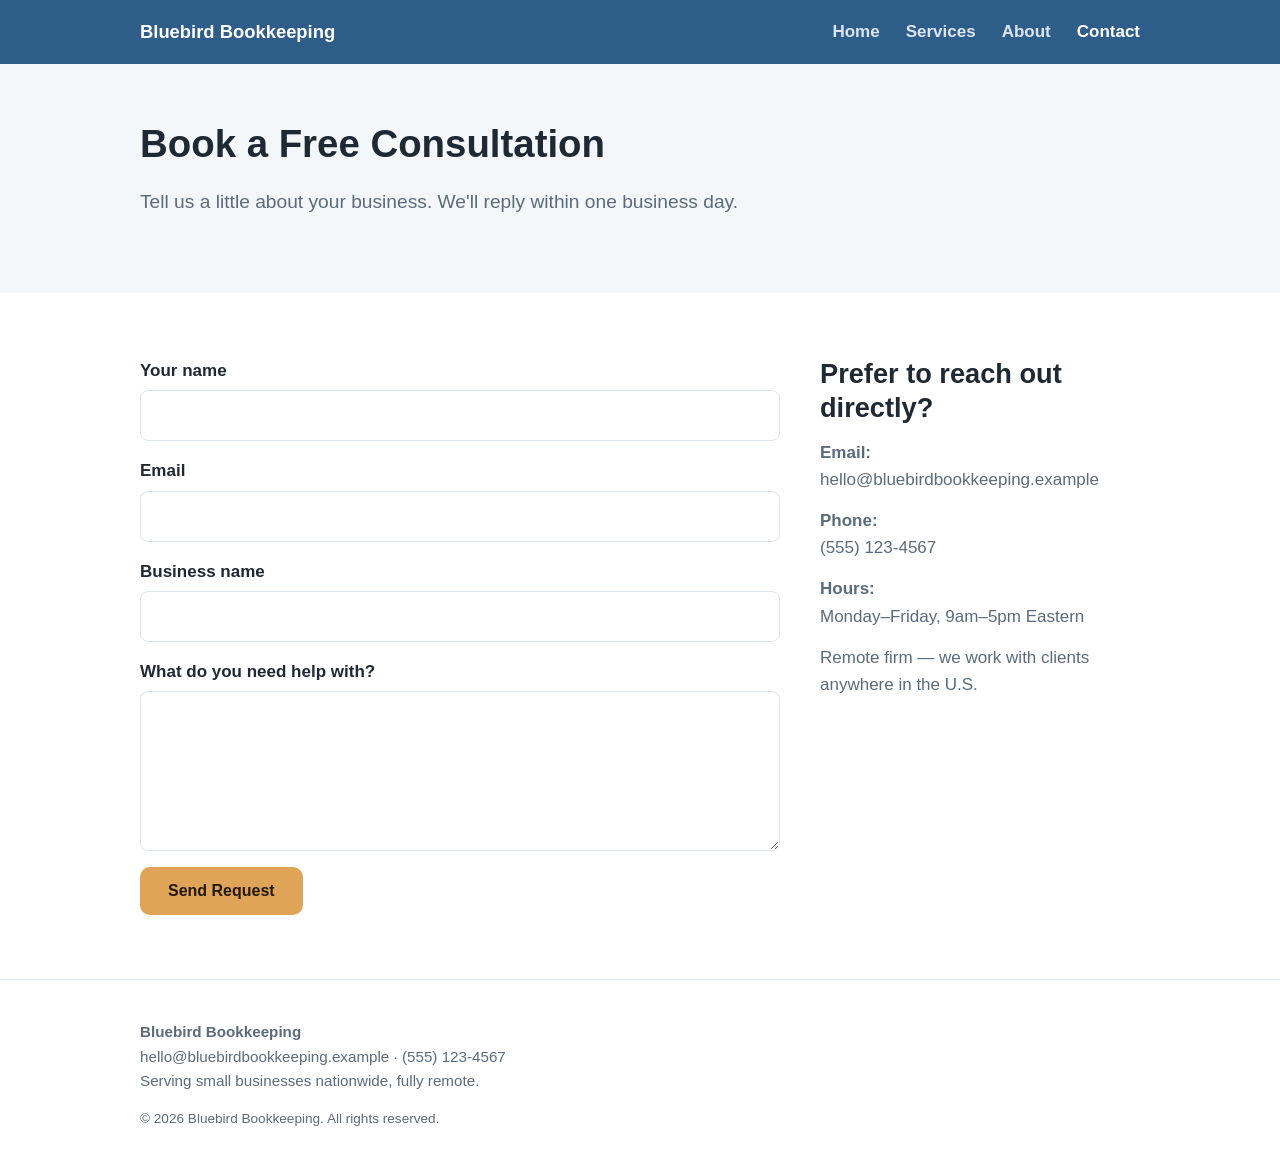
<file: starter-site/contact.html>
<!DOCTYPE html>
<html lang="en">
<head>
  <meta charset="UTF-8">
  <meta name="viewport" content="width=device-width, initial-scale=1.0">
  <title>Contact — Bluebird Bookkeeping</title>
  <meta name="description" content="Book a free consultation with Bluebird Bookkeeping.">
  <link rel="stylesheet" href="styles.css">
  <script src="script.js" defer></script>
</head>
<body>

  <header class="site-header">
    <div class="wrap header-inner">
      <a class="brand" href="index.html">Bluebird Bookkeeping</a>
      <button class="nav-toggle" aria-label="Toggle navigation" aria-expanded="false">&#9776;</button>
      <nav class="site-nav">
        <a href="index.html">Home</a>
        <a href="services.html">Services</a>
        <a href="about.html">About</a>
        <a href="contact.html" aria-current="page">Contact</a>
      </nav>
    </div>
  </header>

  <main>

    <section class="page-head">
      <div class="wrap">
        <h1>Book a Free Consultation</h1>
        <p class="lede">Tell us a little about your business. We'll reply within one business day.</p>
      </div>
    </section>

    <section class="section">
      <div class="wrap contact-grid">

        <!-- CONTACT FORM
             This form uses Formspree (free tier) as a placeholder delivery service.
             To use it: 1) go to https://formspree.io and create a free account,
             2) replace the URL below with your own form endpoint,
             3) set _redirect to a thank-you page of yours.
             To remove it, delete this <form> block. -->
        <form class="contact-form" action="https://formspree.io/f/YOUR_FORM_ID" method="POST">
          <input type="hidden" name="_subject" value="Website consultation request">
          <label>Your name
            <input type="text" name="name" required>
          </label>
          <label>Email
            <input type="email" name="email" required>
          </label>
          <label>Business name
            <input type="text" name="business">
          </label>
          <label>What do you need help with?
            <textarea name="message" rows="5" required></textarea>
          </label>
          <button class="btn btn-primary" type="submit">Send Request</button>
        </form>

        <aside class="contact-aside">
          <h2>Prefer to reach out directly?</h2>
          <p><strong>Email:</strong><br>hello@bluebirdbookkeeping.example</p>
          <p><strong>Phone:</strong><br>(555) 123-4567</p>
          <p><strong>Hours:</strong><br>Monday–Friday, 9am–5pm Eastern</p>
          <p class="muted">Remote firm — we work with clients anywhere in the U.S.</p>
        </aside>

      </div>
    </section>

  </main>

  <footer class="site-footer">
    <div class="wrap">
      <p><strong>Bluebird Bookkeeping</strong><br>
         hello@bluebirdbookkeeping.example &middot; (555) 123-4567<br>
         Serving small businesses nationwide, fully remote.</p>
      <p class="fine">&copy; <span id="year">2026</span> Bluebird Bookkeeping. All rights reserved.</p>
    </div>
  </footer>

</body>
</html>
</file>
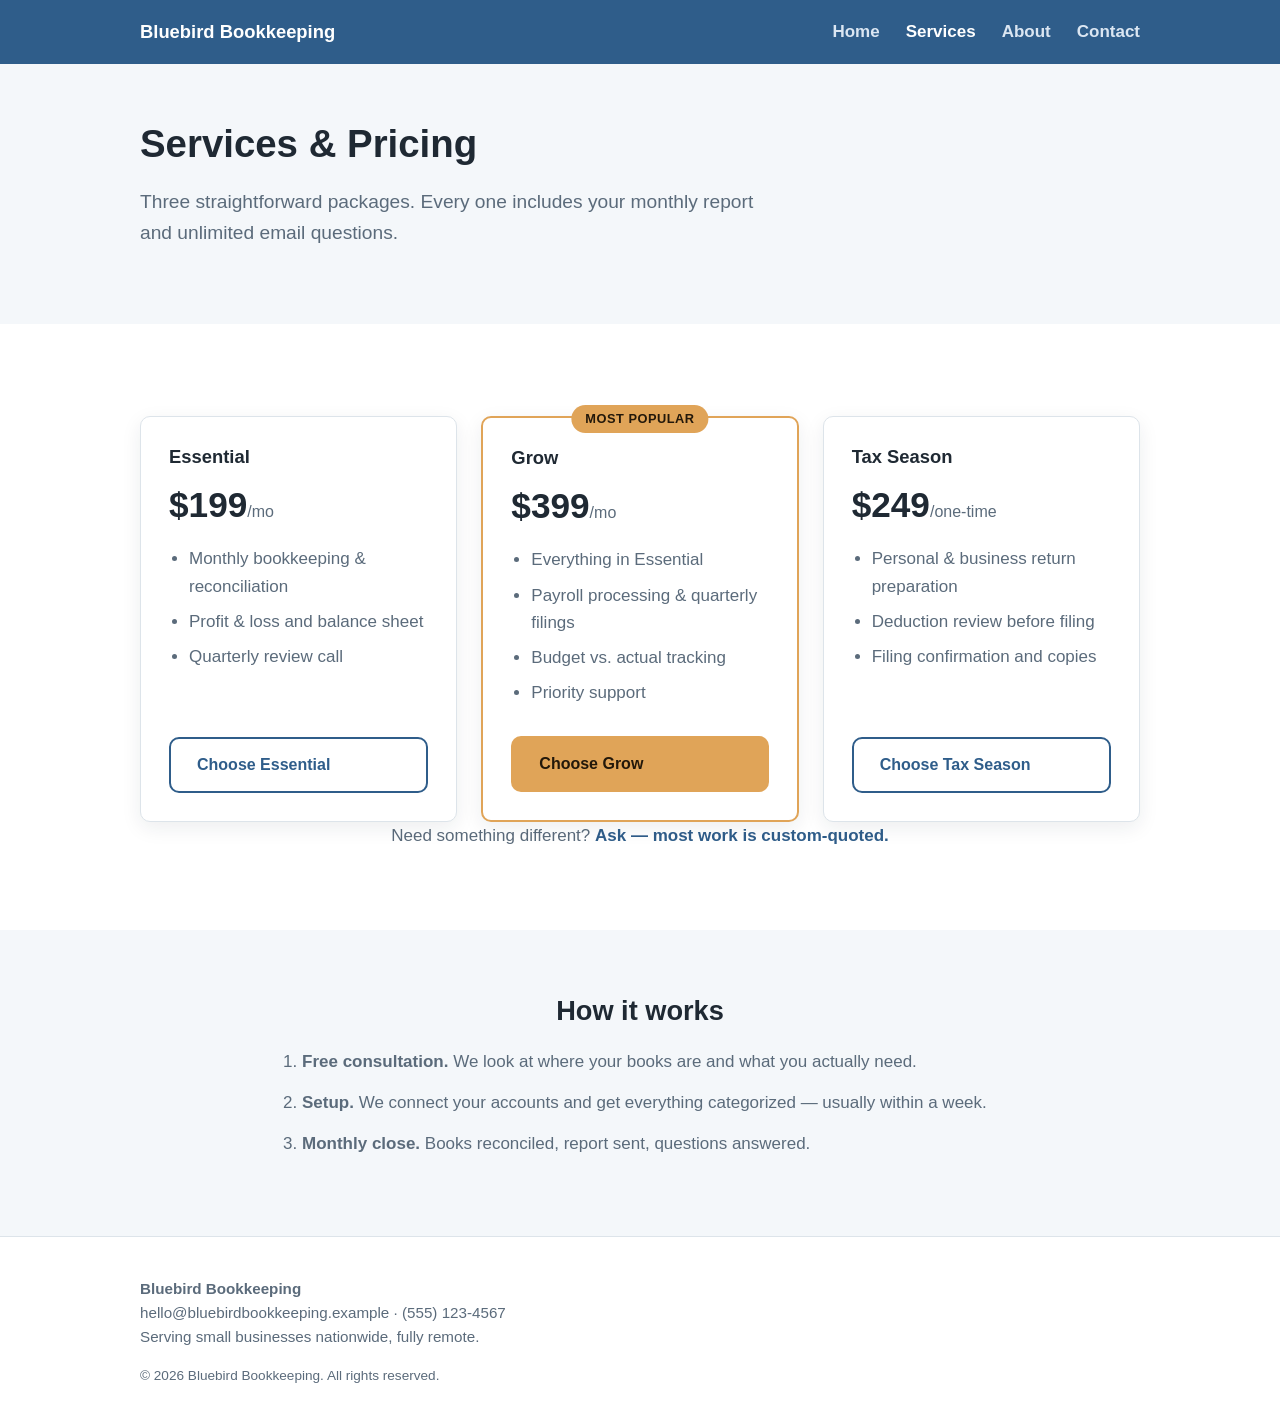
<file: starter-site/services.html>
<!DOCTYPE html>
<html lang="en">
<head>
  <meta charset="UTF-8">
  <meta name="viewport" content="width=device-width, initial-scale=1.0">
  <title>Services &amp; Pricing — Bluebird Bookkeeping</title>
  <meta name="description" content="Monthly bookkeeping, payroll, and tax preparation packages for small businesses.">
  <link rel="stylesheet" href="styles.css">
  <script src="script.js" defer></script>
</head>
<body>

  <header class="site-header">
    <div class="wrap header-inner">
      <a class="brand" href="index.html">Bluebird Bookkeeping</a>
      <button class="nav-toggle" aria-label="Toggle navigation" aria-expanded="false">&#9776;</button>
      <nav class="site-nav">
        <a href="index.html">Home</a>
        <a href="services.html" aria-current="page">Services</a>
        <a href="about.html">About</a>
        <a href="contact.html">Contact</a>
      </nav>
    </div>
  </header>

  <main>

    <section class="page-head">
      <div class="wrap">
        <h1>Services &amp; Pricing</h1>
        <p class="lede">Three straightforward packages. Every one includes your monthly report and unlimited email questions.</p>
      </div>
    </section>

    <!-- PRICING: one card per package. Highlight the one most people should pick. -->
    <section class="section">
      <div class="wrap">
        <div class="cards">

          <article class="card price-card">
            <h3>Essential</h3>
            <p class="price">$199<span>/mo</span></p>
            <ul>
              <li>Monthly bookkeeping &amp; reconciliation</li>
              <li>Profit &amp; loss and balance sheet</li>
              <li>Quarterly review call</li>
            </ul>
            <a class="btn btn-ghost" href="contact.html">Choose Essential</a>
          </article>

          <article class="card price-card featured">
            <p class="flag">Most Popular</p>
            <h3>Grow</h3>
            <p class="price">$399<span>/mo</span></p>
            <ul>
              <li>Everything in Essential</li>
              <li>Payroll processing &amp; quarterly filings</li>
              <li>Budget vs. actual tracking</li>
              <li>Priority support</li>
            </ul>
            <a class="btn btn-primary" href="contact.html">Choose Grow</a>
          </article>

          <article class="card price-card">
            <h3>Tax Season</h3>
            <p class="price">$249<span>/one-time</span></p>
            <ul>
              <li>Personal &amp; business return preparation</li>
              <li>Deduction review before filing</li>
              <li>Filing confirmation and copies</li>
            </ul>
            <a class="btn btn-ghost" href="contact.html">Choose Tax Season</a>
          </article>

        </div>
        <p class="center muted">Need something different? <a class="text-link" href="contact.html">Ask — most work is custom-quoted.</a></p>
      </div>
    </section>

    <!-- HOW IT WORKS -->
    <section class="section section-alt">
      <div class="wrap">
        <h2 class="center">How it works</h2>
        <ol class="steps">
          <li><strong>Free consultation.</strong> We look at where your books are and what you actually need.</li>
          <li><strong>Setup.</strong> We connect your accounts and get everything categorized — usually within a week.</li>
          <li><strong>Monthly close.</strong> Books reconciled, report sent, questions answered.</li>
        </ol>
      </div>
    </section>

  </main>

  <footer class="site-footer">
    <div class="wrap">
      <p><strong>Bluebird Bookkeeping</strong><br>
         hello@bluebirdbookkeeping.example &middot; (555) 123-4567<br>
         Serving small businesses nationwide, fully remote.</p>
      <p class="fine">&copy; <span id="year">2026</span> Bluebird Bookkeeping. All rights reserved.</p>
    </div>
  </footer>

</body>
</html>
</file>
<file: starter-site/styles.css>
/* ============================================================
   Bluebird Bookkeeping — site styles
   Plain CSS. No framework, no build step.

   REBRAND IN ONE PLACE: change the six values below and the
   whole site follows.
   ============================================================ */

:root {
  --brand:        #2f5d8a;   /* main color: buttons, links, header */
  --brand-dark:   #22456a;   /* hover / darker shade */
  --accent:       #e0a458;   /* small highlights */
  --ink:          #1f2933;   /* headings */
  --muted:        #5b6b7b;   /* body text, captions */
  --bg:           #ffffff;
  --alt:          #f4f7fa;   /* alternating section background */
  --line:         #dde4ea;
  --radius:       10px;
  --shadow:       0 6px 20px rgba(31, 41, 51, .08);
}

* { box-sizing: border-box; }

body {
  margin: 0;
  font-family: -apple-system, BlinkMacSystemFont, "Segoe UI", Roboto, Helvetica, Arial, sans-serif;
  color: var(--muted);
  background: var(--bg);
  line-height: 1.6;
  font-size: 17px;
}

h1, h2, h3 { color: var(--ink); line-height: 1.25; margin: 0 0 .5em; }
h1 { font-size: 2.4rem; }
h2 { font-size: 1.7rem; margin-top: 0; }
h3 { font-size: 1.15rem; }
p  { margin: 0 0 1em; }
a  { color: var(--brand); }

.wrap { max-width: 1040px; margin: 0 auto; padding: 0 20px; }
.center { text-align: center; }
.muted { color: var(--muted); }
.text-link { font-weight: 600; text-decoration: none; }
.text-link:hover { text-decoration: underline; }

/* ---------- Header / navigation ---------- */

.site-header {
  background: var(--brand);
  position: sticky;
  top: 0;
  z-index: 10;
}
.header-inner {
  display: flex;
  align-items: center;
  justify-content: space-between;
  min-height: 64px;
}
.brand {
  color: #fff;
  font-weight: 700;
  font-size: 1.15rem;
  text-decoration: none;
}
.site-nav { display: flex; gap: 26px; }
.site-nav a {
  color: #dbe6f2;
  text-decoration: none;
  font-weight: 600;
}
.site-nav a:hover,
.site-nav a[aria-current="page"] { color: #fff; }

.nav-toggle {
  display: none;
  background: transparent;
  border: 1px solid rgba(255,255,255,.5);
  color: #fff;
  font-size: 1.2rem;
  border-radius: 6px;
  padding: 6px 12px;
  cursor: pointer;
}

/* ---------- Hero ---------- */

.hero {
  background: linear-gradient(180deg, var(--brand) 0%, var(--brand-dark) 100%);
  color: #eef4fa;
  padding: 84px 0;
}
.hero h1 { color: #fff; }
.lede { font-size: 1.2rem; max-width: 640px; }
.hero .lede { color: #d8e5f1; }
.cta-row { display: flex; gap: 14px; flex-wrap: wrap; margin-top: 24px; }

/* ---------- Buttons ---------- */

.btn {
  display: inline-block;
  padding: 13px 26px;
  border-radius: var(--radius);
  font-weight: 700;
  text-decoration: none;
  border: 2px solid transparent;
  cursor: pointer;
  font-size: 1rem;
}
.btn-primary { background: var(--accent); color: #23180a; }
.btn-primary:hover { filter: brightness(.95); }
.hero .btn-primary { background: #fff; color: var(--brand-dark); }
.btn-ghost { background: transparent; border-color: var(--brand); color: var(--brand); }
.btn-ghost:hover { background: var(--brand); color: #fff; }
.hero .btn-ghost { border-color: rgba(255,255,255,.7); color: #fff; }
.hero .btn-ghost:hover { background: rgba(255,255,255,.14); }

/* ---------- Sections ---------- */

.section { padding: 64px 0; }
.section-alt { background: var(--alt); }
.page-head { background: var(--alt); padding: 56px 0; }

.cards {
  display: grid;
  grid-template-columns: repeat(auto-fit, minmax(260px, 1fr));
  gap: 24px;
  margin-top: 28px;
}
.card {
  background: #fff;
  border: 1px solid var(--line);
  border-radius: var(--radius);
  padding: 28px;
  box-shadow: var(--shadow);
}
.section-alt .card { background: #fff; }

.check-list {
  list-style: none;
  padding: 0;
  margin: 20px auto 0;
  max-width: 720px;
}
.check-list li {
  padding: 12px 0 12px 36px;
  position: relative;
  border-bottom: 1px solid var(--line);
}
.check-list li::before {
  content: "\2713";
  position: absolute;
  left: 4px;
  top: 12px;
  color: var(--brand);
  font-weight: 700;
}

.quote {
  margin: 20px auto 0;
  max-width: 720px;
  padding: 28px 32px;
  border-left: 4px solid var(--accent);
  background: var(--alt);
  border-radius: 0 var(--radius) var(--radius) 0;
}
.quote p { font-size: 1.2rem; color: var(--ink); font-style: italic; }
.quote cite { color: var(--muted); font-size: .95rem; font-style: normal; }

.cta-band {
  background: var(--brand);
  color: #eef4fa;
  padding: 64px 0;
}
.cta-band h2 { color: #fff; }

/* ---------- Pricing ---------- */

.price-card { position: relative; display: flex; flex-direction: column; }
.price-card .btn { margin-top: auto; }
.price-card ul { padding-left: 20px; margin: 0 0 22px; }
.price-card li { margin-bottom: 8px; }
.price { font-size: 2.2rem; font-weight: 700; color: var(--ink); margin: 0 0 12px; }
.price span { font-size: 1rem; font-weight: 500; color: var(--muted); }
.featured { border-color: var(--accent); border-width: 2px; }
.flag {
  position: absolute;
  top: -13px;
  left: 50%;
  transform: translateX(-50%);
  background: var(--accent);
  color: #23180a;
  font-size: .8rem;
  font-weight: 700;
  letter-spacing: .04em;
  text-transform: uppercase;
  padding: 4px 14px;
  border-radius: 20px;
}

.steps { max-width: 720px; margin: 20px auto 0; padding-left: 22px; }
.steps li { margin-bottom: 14px; }

/* ---------- About / contact ---------- */

.about-grid {
  display: grid;
  grid-template-columns: 2fr 1fr;
  gap: 40px;
  align-items: start;
}
.owner-card {
  background: #fff;
  border: 1px solid var(--line);
  border-radius: var(--radius);
  padding: 28px;
  box-shadow: var(--shadow);
  text-align: center;
}
.avatar {
  width: 96px;
  height: 96px;
  border-radius: 50%;
  background: var(--brand);
  color: #fff;
  font-size: 1.8rem;
  font-weight: 700;
  display: flex;
  align-items: center;
  justify-content: center;
  margin: 0 auto 14px;
}

.contact-grid {
  display: grid;
  grid-template-columns: 2fr 1fr;
  gap: 40px;
  align-items: start;
}
.contact-form label {
  display: block;
  font-weight: 600;
  color: var(--ink);
  margin-bottom: 16px;
}
.contact-form input,
.contact-form textarea {
  display: block;
  width: 100%;
  margin-top: 6px;
  padding: 11px 13px;
  border: 1px solid var(--line);
  border-radius: 8px;
  font: inherit;
  color: var(--ink);
  background: #fff;
}
.contact-form input:focus,
.contact-form textarea:focus {
  outline: 2px solid var(--brand);
  outline-offset: 1px;
  border-color: var(--brand);
}
.contact-aside p { margin-bottom: 14px; }

/* ---------- Footer ---------- */

.site-footer {
  border-top: 1px solid var(--line);
  padding: 40px 0;
  font-size: .95rem;
}
.fine { font-size: .85rem; color: var(--muted); margin: 0; }

/* ---------- Mobile ---------- */

@media (max-width: 720px) {
  h1 { font-size: 1.9rem; }
  .about-grid, .contact-grid { grid-template-columns: 1fr; }
  .nav-toggle { display: block; }
  .site-nav {
    display: none;
    position: absolute;
    top: 64px;
    left: 0;
    right: 0;
    background: var(--brand-dark);
    flex-direction: column;
    gap: 0;
    padding: 8px 0;
  }
  .site-nav.open { display: flex; }
  .site-nav a { padding: 13px 20px; }
  .section { padding: 48px 0; }
  .hero { padding: 60px 0; }
}
</file>
